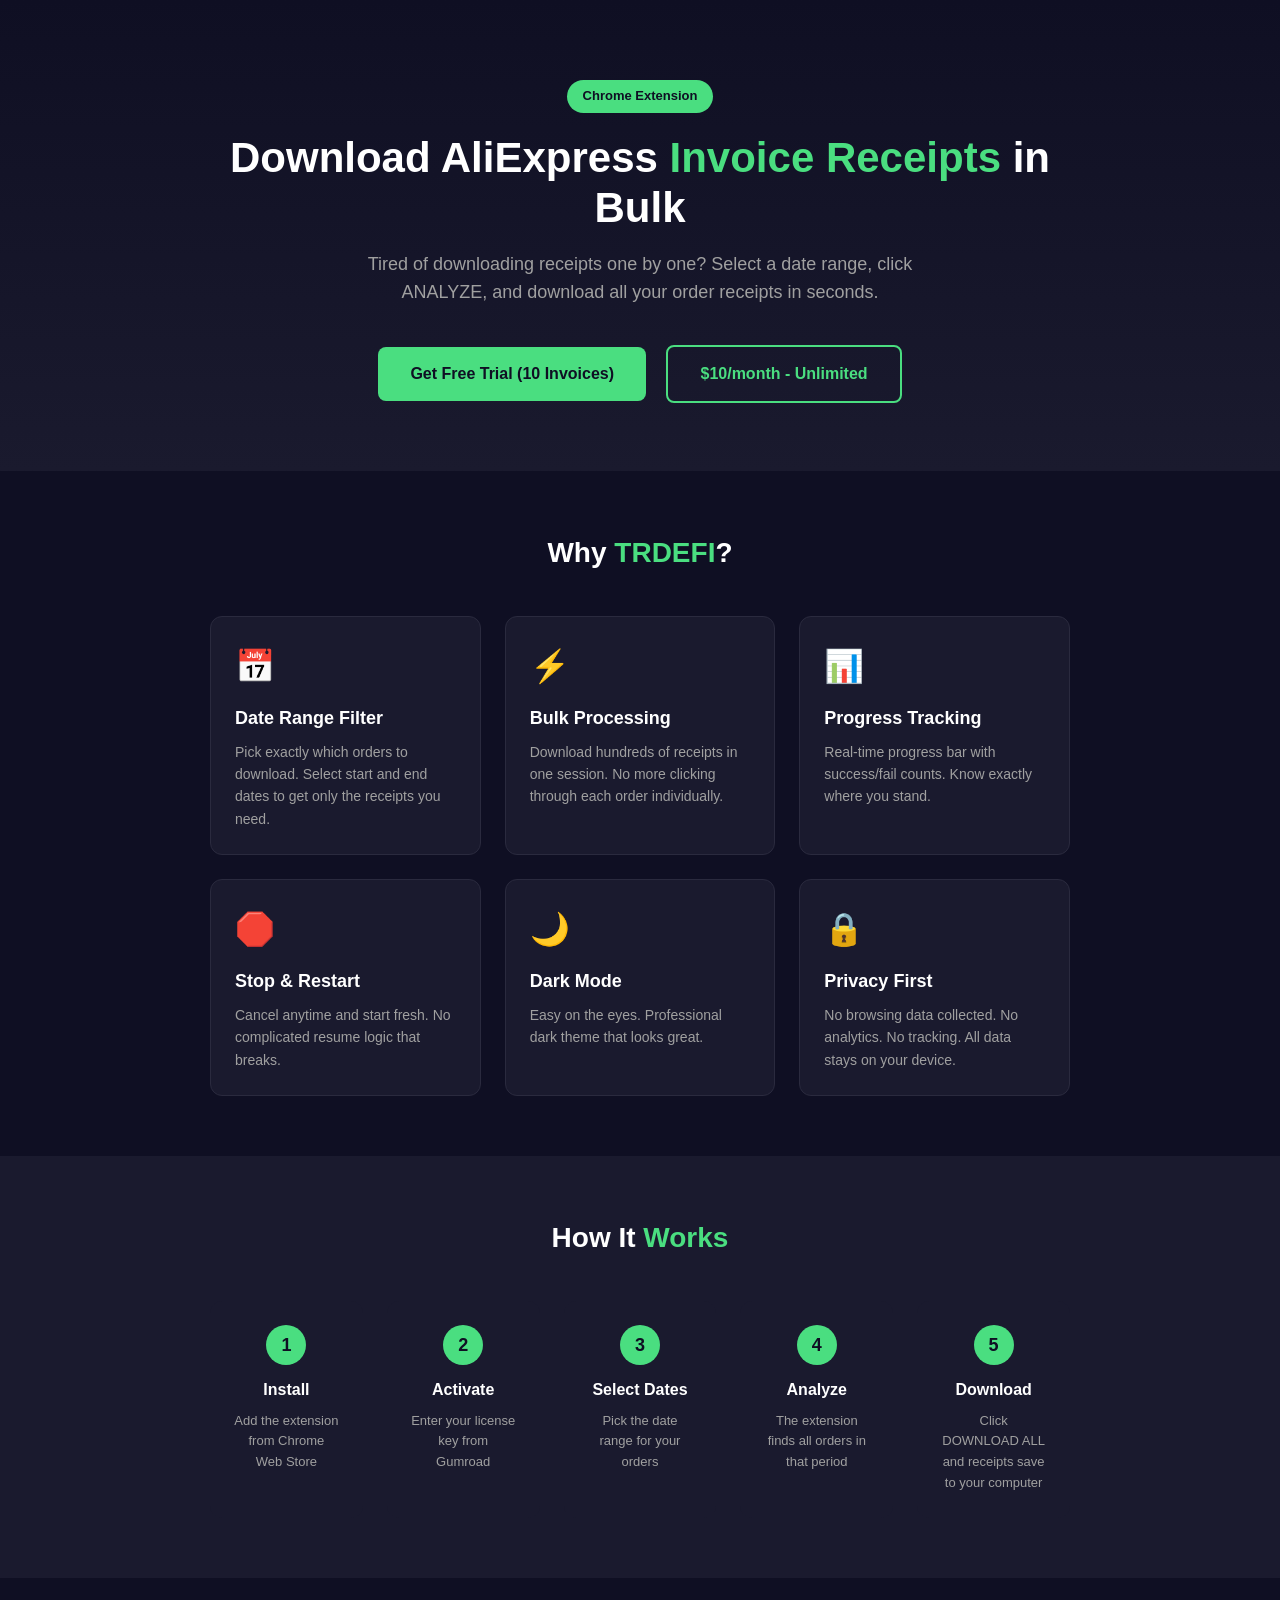
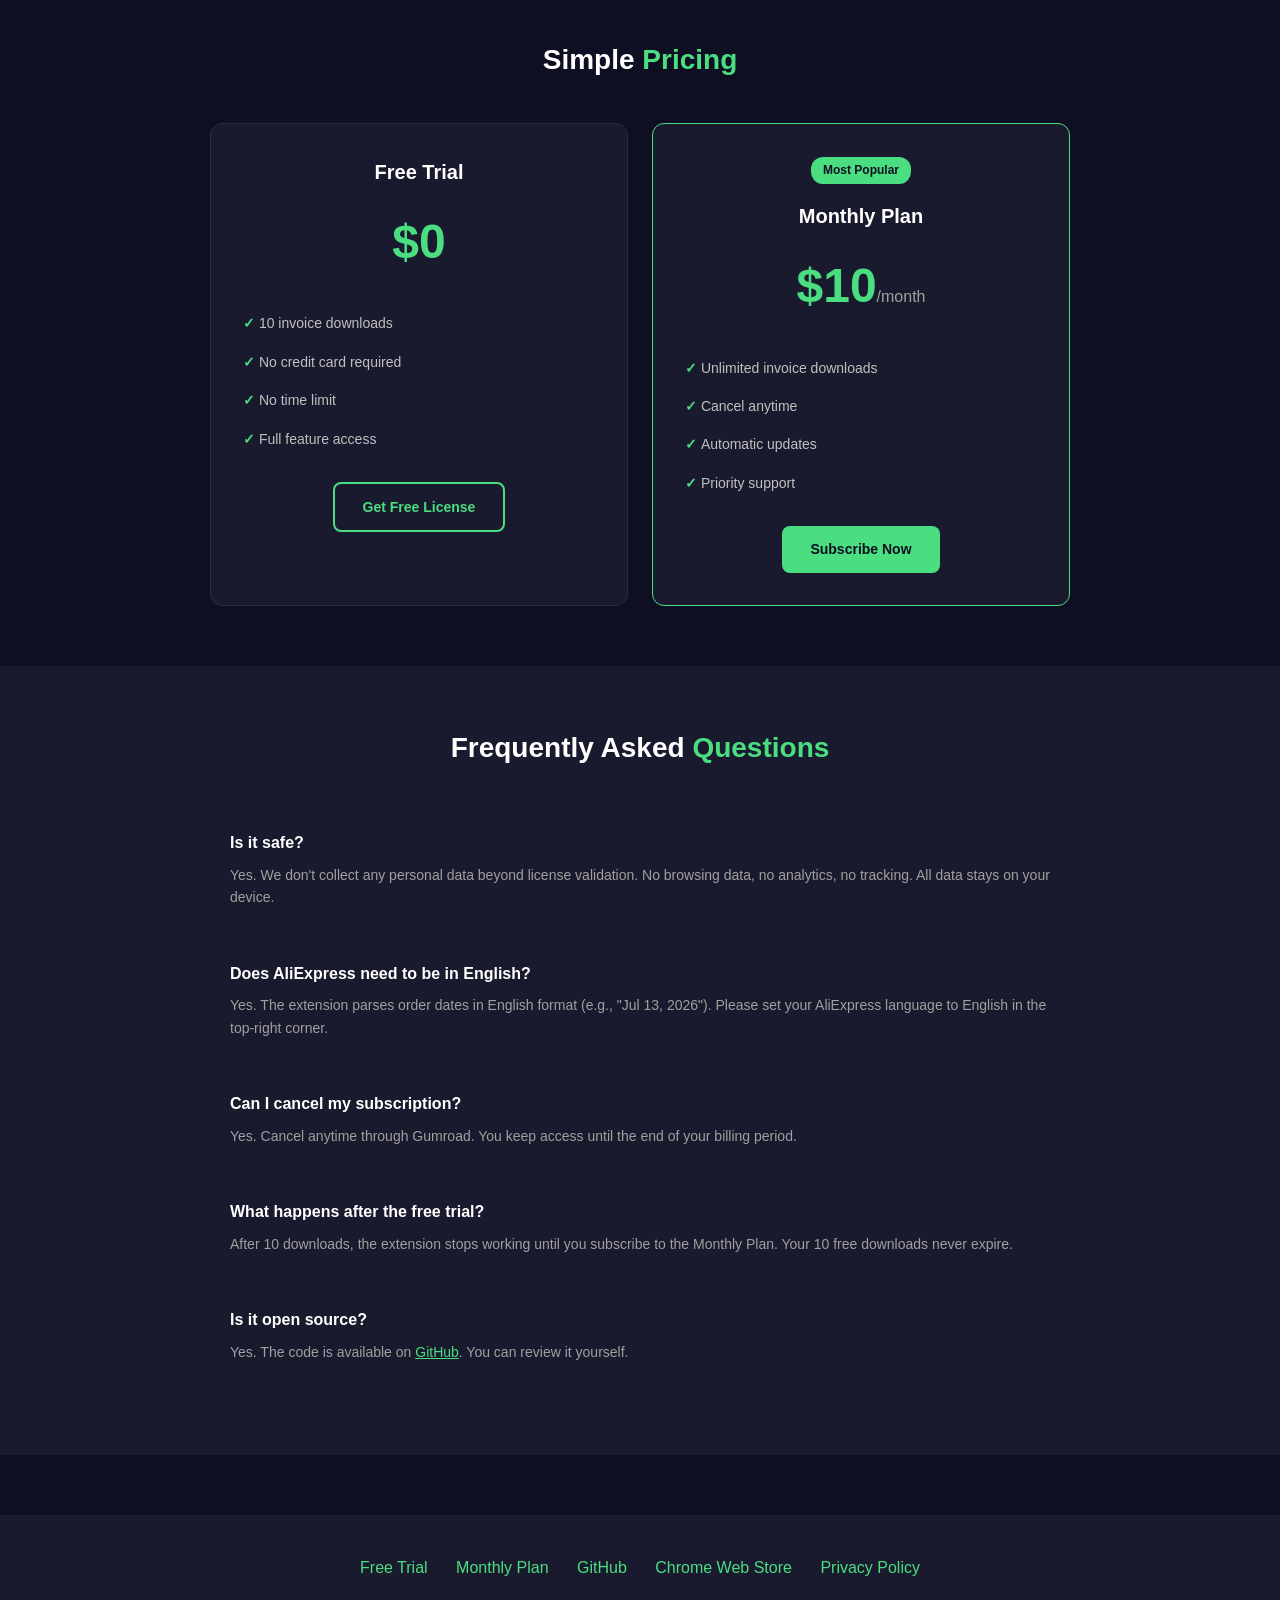
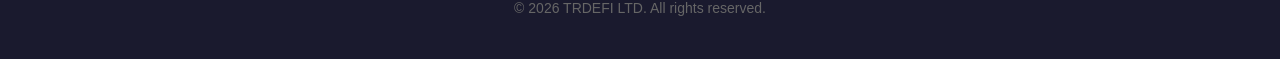
<file: docs/index.html>
<!DOCTYPE html>
<html lang="en">
<head>
    <meta charset="UTF-8">
    <meta name="viewport" content="width=device-width, initial-scale=1.0">
    <title>AliExpress Invoice Downloader - Bulk Download Order Receipts | TRDEFI</title>
    <meta name="description" content="Download AliExpress order receipts in bulk by date range. Free trial available. Save hours every month with our Chrome extension.">
    <meta name="keywords" content="aliexpress, invoice, receipt, downloader, chrome extension, bulk download, order receipts">
    <meta property="og:title" content="AliExpress Invoice Downloader - Bulk Download Order Receipts">
    <meta property="og:description" content="Download AliExpress order receipts in bulk by date range. Free trial available.">
    <meta property="og:type" content="website">
    <meta property="og:url" content="https://trdefi.github.io/ali-invoice-extension/">
    <link rel="canonical" href="https://trdefi.github.io/ali-invoice-extension/">
    <style>
        * { margin: 0; padding: 0; box-sizing: border-box; }
        body { font-family: -apple-system, BlinkMacSystemFont, 'Segoe UI', Roboto, sans-serif; background: #0f0f23; color: #e0e0e0; line-height: 1.6; }
        .container { max-width: 900px; margin: 0 auto; padding: 0 20px; }

        /* Hero */
        .hero { text-align: center; padding: 80px 20px 60px; background: linear-gradient(180deg, #0f0f23 0%, #1a1a2e 100%); }
        .hero .badge { display: inline-block; background: #4ade80; color: #0f0f23; padding: 6px 16px; border-radius: 20px; font-weight: 600; font-size: 13px; margin-bottom: 20px; }
        .hero h1 { font-size: 42px; font-weight: 700; color: #ffffff; margin-bottom: 16px; line-height: 1.2; }
        .hero h1 span { color: #4ade80; }
        .hero p { font-size: 18px; color: #a0a0a0; max-width: 600px; margin: 0 auto 30px; }
        .hero-cta { display: inline-block; background: #4ade80; color: #0f0f23; padding: 14px 32px; border-radius: 8px; font-size: 16px; font-weight: 700; text-decoration: none; margin: 8px; }
        .hero-cta-secondary { display: inline-block; background: transparent; color: #4ade80; padding: 14px 32px; border-radius: 8px; font-size: 16px; font-weight: 700; text-decoration: none; border: 2px solid #4ade80; margin: 8px; }

        /* Sections */
        section { padding: 60px 0; }
        section h2 { font-size: 28px; color: #ffffff; text-align: center; margin-bottom: 40px; }
        section h2 span { color: #4ade80; }

        /* Features */
        .features-grid { display: grid; grid-template-columns: repeat(auto-fit, minmax(250px, 1fr)); gap: 24px; }
        .feature-card { background: #1a1a2e; border-radius: 12px; padding: 24px; border: 1px solid #2a2a3e; }
        .feature-card .icon { font-size: 32px; margin-bottom: 12px; }
        .feature-card h3 { color: #ffffff; font-size: 18px; margin-bottom: 8px; }
        .feature-card p { color: #a0a0a0; font-size: 14px; }

        /* How It Works */
        .steps { display: grid; grid-template-columns: repeat(auto-fit, minmax(150px, 1fr)); gap: 24px; text-align: center; }
        .step { background: #1a1a2e; border-radius: 12px; padding: 24px; }
        .step-num { background: #4ade80; color: #0f0f23; width: 40px; height: 40px; border-radius: 50%; display: inline-flex; align-items: center; justify-content: center; font-weight: 700; font-size: 18px; margin-bottom: 12px; }
        .step h3 { color: #ffffff; font-size: 16px; margin-bottom: 8px; }
        .step p { color: #a0a0a0; font-size: 13px; }

        /* Pricing */
        .pricing-grid { display: grid; grid-template-columns: repeat(auto-fit, minmax(280px, 1fr)); gap: 24px; }
        .price-card { background: #1a1a2e; border-radius: 12px; padding: 32px; border: 1px solid #2a2a3e; text-align: center; }
        .price-card.popular { border-color: #4ade80; }
        .price-card .label { display: inline-block; background: #4ade80; color: #0f0f23; padding: 4px 12px; border-radius: 12px; font-size: 12px; font-weight: 600; margin-bottom: 16px; }
        .price-card h3 { color: #ffffff; font-size: 20px; margin-bottom: 8px; }
        .price-card .price { font-size: 48px; font-weight: 700; color: #4ade80; margin: 16px 0; }
        .price-card .price span { font-size: 16px; font-weight: 400; color: #a0a0a0; }
        .price-card ul { list-style: none; text-align: left; margin: 24px 0; }
        .price-card li { padding: 8px 0; color: #c0c0c0; font-size: 14px; }
        .price-card li::before { content: "✓ "; color: #4ade80; font-weight: 700; }
        .price-card a { display: inline-block; background: #4ade80; color: #0f0f23; padding: 12px 28px; border-radius: 8px; font-weight: 700; text-decoration: none; font-size: 14px; }
        .price-card a.secondary { background: transparent; color: #4ade80; border: 2px solid #4ade80; }

        /* FAQ */
        .faq-item { background: #1a1a2e; border-radius: 8px; padding: 20px; margin-bottom: 12px; }
        .faq-item h3 { color: #ffffff; font-size: 16px; margin-bottom: 8px; }
        .faq-item p { color: #a0a0a0; font-size: 14px; }

        /* Footer */
        footer { background: #1a1a2e; padding: 40px 0; text-align: center; margin-top: 60px; }
        footer p { color: #666; font-size: 14px; }
        footer a { color: #4ade80; text-decoration: none; }
        footer a:hover { text-decoration: underline; }
        .footer-links { margin-bottom: 16px; }
        .footer-links a { margin: 0 12px; }
    </style>
</head>
<body>

<!-- Hero -->
<div class="hero">
    <div class="container">
        <div class="badge">Chrome Extension</div>
        <h1>Download AliExpress <span>Invoice Receipts</span> in Bulk</h1>
        <p>Tired of downloading receipts one by one? Select a date range, click ANALYZE, and download all your order receipts in seconds.</p>
        <a href="https://trdefi.gumroad.com/l/FreeTrial" class="hero-cta">Get Free Trial (10 Invoices)</a>
        <a href="https://trdefi.gumroad.com/l/monthly" class="hero-cta-secondary">$10/month - Unlimited</a>
    </div>
</div>

<!-- Features -->
<section>
    <div class="container">
        <h2>Why <span>TRDEFI</span>?</h2>
        <div class="features-grid">
            <div class="feature-card">
                <div class="icon">📅</div>
                <h3>Date Range Filter</h3>
                <p>Pick exactly which orders to download. Select start and end dates to get only the receipts you need.</p>
            </div>
            <div class="feature-card">
                <div class="icon">⚡</div>
                <h3>Bulk Processing</h3>
                <p>Download hundreds of receipts in one session. No more clicking through each order individually.</p>
            </div>
            <div class="feature-card">
                <div class="icon">📊</div>
                <h3>Progress Tracking</h3>
                <p>Real-time progress bar with success/fail counts. Know exactly where you stand.</p>
            </div>
            <div class="feature-card">
                <div class="icon">🛑</div>
                <h3>Stop &amp; Restart</h3>
                <p>Cancel anytime and start fresh. No complicated resume logic that breaks.</p>
            </div>
            <div class="feature-card">
                <div class="icon">🌙</div>
                <h3>Dark Mode</h3>
                <p>Easy on the eyes. Professional dark theme that looks great.</p>
            </div>
            <div class="feature-card">
                <div class="icon">🔒</div>
                <h3>Privacy First</h3>
                <p>No browsing data collected. No analytics. No tracking. All data stays on your device.</p>
            </div>
        </div>
    </div>
</section>

<!-- How It Works -->
<section style="background: #1a1a2e;">
    <div class="container">
        <h2>How It <span>Works</span></h2>
        <div class="steps">
            <div class="step">
                <div class="step-num">1</div>
                <h3>Install</h3>
                <p>Add the extension from Chrome Web Store</p>
            </div>
            <div class="step">
                <div class="step-num">2</div>
                <h3>Activate</h3>
                <p>Enter your license key from Gumroad</p>
            </div>
            <div class="step">
                <div class="step-num">3</div>
                <h3>Select Dates</h3>
                <p>Pick the date range for your orders</p>
            </div>
            <div class="step">
                <div class="step-num">4</div>
                <h3>Analyze</h3>
                <p>The extension finds all orders in that period</p>
            </div>
            <div class="step">
                <div class="step-num">5</div>
                <h3>Download</h3>
                <p>Click DOWNLOAD ALL and receipts save to your computer</p>
            </div>
        </div>
    </div>
</section>

<!-- Pricing -->
<section>
    <div class="container">
        <h2>Simple <span>Pricing</span></h2>
        <div class="pricing-grid">
            <div class="price-card">
                <h3>Free Trial</h3>
                <div class="price">$0</div>
                <ul>
                    <li>10 invoice downloads</li>
                    <li>No credit card required</li>
                    <li>No time limit</li>
                    <li>Full feature access</li>
                </ul>
                <a href="https://trdefi.gumroad.com/l/FreeTrial" class="secondary">Get Free License</a>
            </div>
            <div class="price-card popular">
                <div class="label">Most Popular</div>
                <h3>Monthly Plan</h3>
                <div class="price">$10<span>/month</span></div>
                <ul>
                    <li>Unlimited invoice downloads</li>
                    <li>Cancel anytime</li>
                    <li>Automatic updates</li>
                    <li>Priority support</li>
                </ul>
                <a href="https://trdefi.gumroad.com/l/monthly">Subscribe Now</a>
            </div>
        </div>
    </div>
</section>

<!-- FAQ -->
<section style="background: #1a1a2e;">
    <div class="container">
        <h2>Frequently Asked <span>Questions</span></h2>
        <div class="faq-item">
            <h3>Is it safe?</h3>
            <p>Yes. We don't collect any personal data beyond license validation. No browsing data, no analytics, no tracking. All data stays on your device.</p>
        </div>
        <div class="faq-item">
            <h3>Does AliExpress need to be in English?</h3>
            <p>Yes. The extension parses order dates in English format (e.g., "Jul 13, 2026"). Please set your AliExpress language to English in the top-right corner.</p>
        </div>
        <div class="faq-item">
            <h3>Can I cancel my subscription?</h3>
            <p>Yes. Cancel anytime through Gumroad. You keep access until the end of your billing period.</p>
        </div>
        <div class="faq-item">
            <h3>What happens after the free trial?</h3>
            <p>After 10 downloads, the extension stops working until you subscribe to the Monthly Plan. Your 10 free downloads never expire.</p>
        </div>
        <div class="faq-item">
            <h3>Is it open source?</h3>
            <p>Yes. The code is available on <a href="https://github.com/TRDEFI/ali-invoice-extension" style="color: #4ade80;">GitHub</a>. You can review it yourself.</p>
        </div>
    </div>
</section>

<!-- Footer -->
<footer>
    <div class="container">
        <div class="footer-links">
            <a href="https://trdefi.gumroad.com/l/FreeTrial">Free Trial</a>
            <a href="https://trdefi.gumroad.com/l/monthly">Monthly Plan</a>
            <a href="https://github.com/TRDEFI/ali-invoice-extension">GitHub</a>
            <a href="https://chromewebstore.google.com/detail/ppfcaekfldmfngbeeflafkokdabnffee">Chrome Web Store</a>
            <a href="privacy.html">Privacy Policy</a>
        </div>
        <p>&copy; 2026 TRDEFI LTD. All rights reserved.</p>
    </div>
</footer>

</body>
</html>
</file>
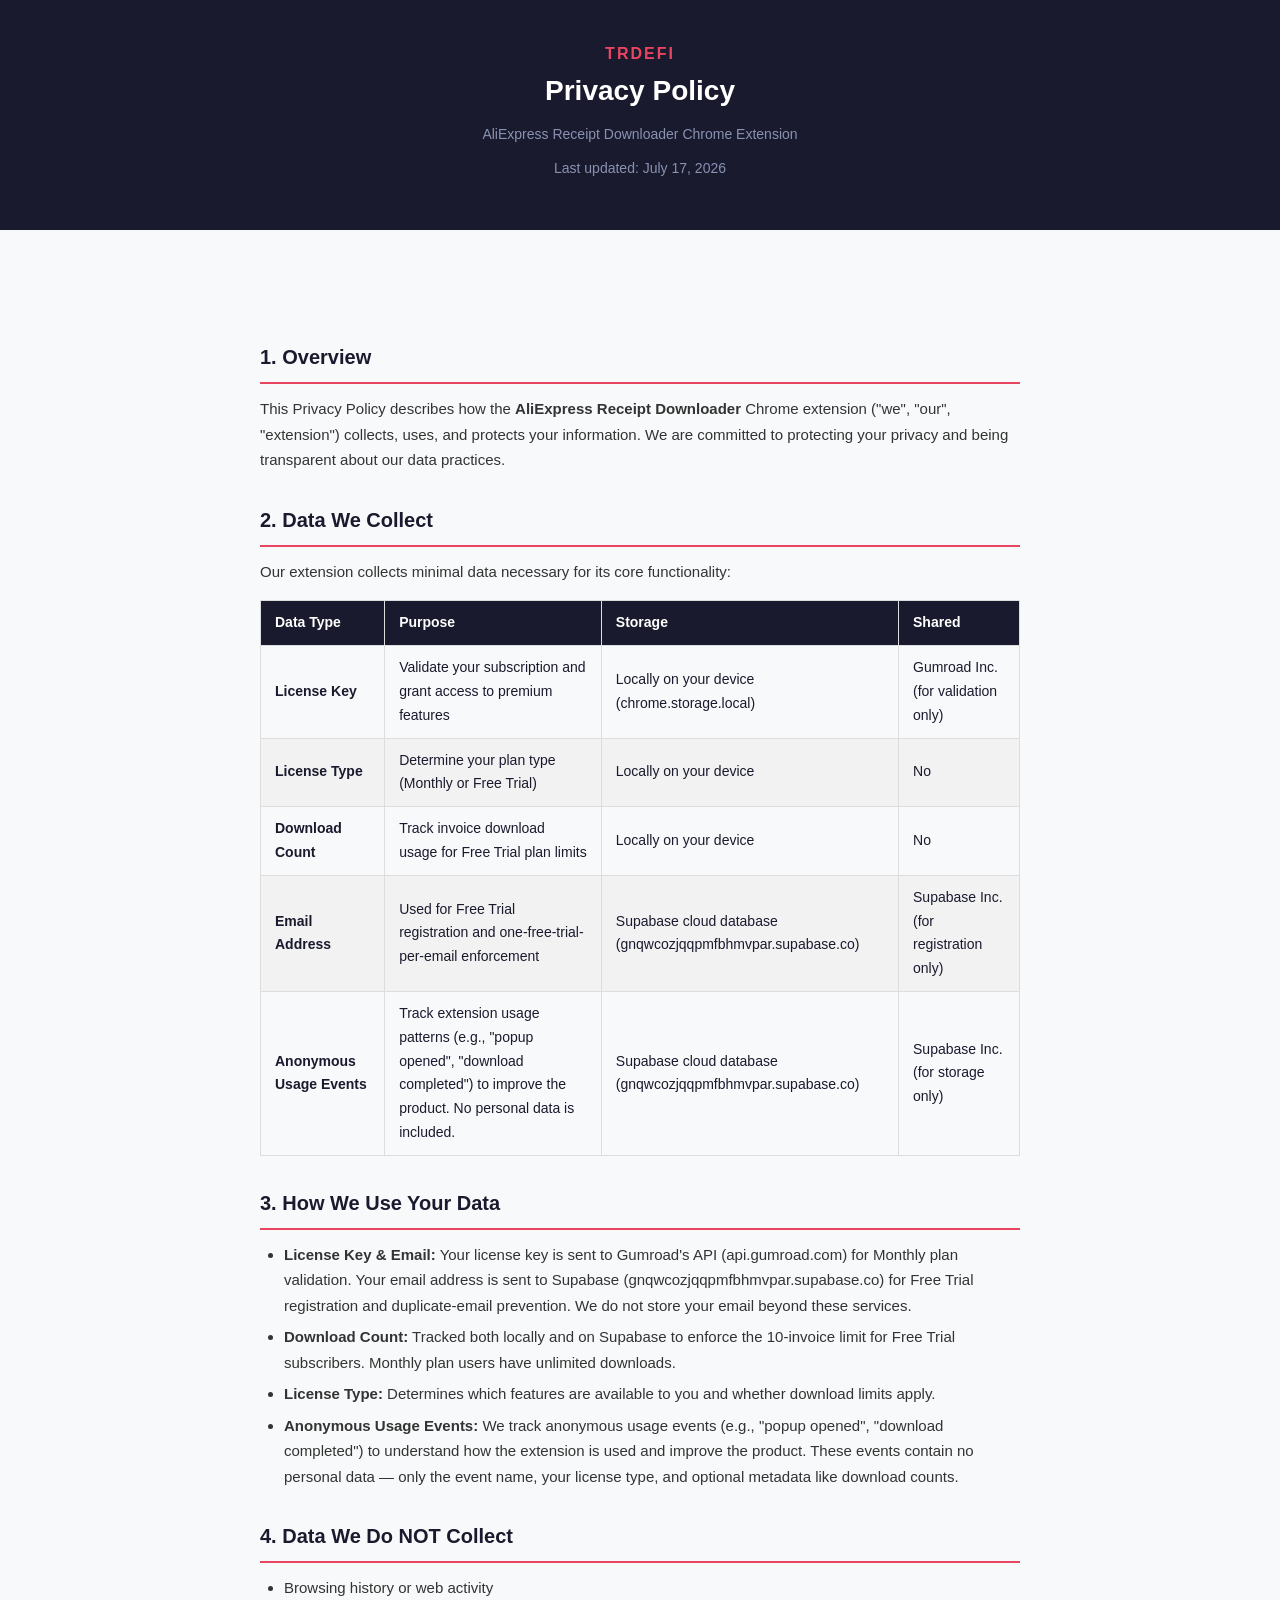
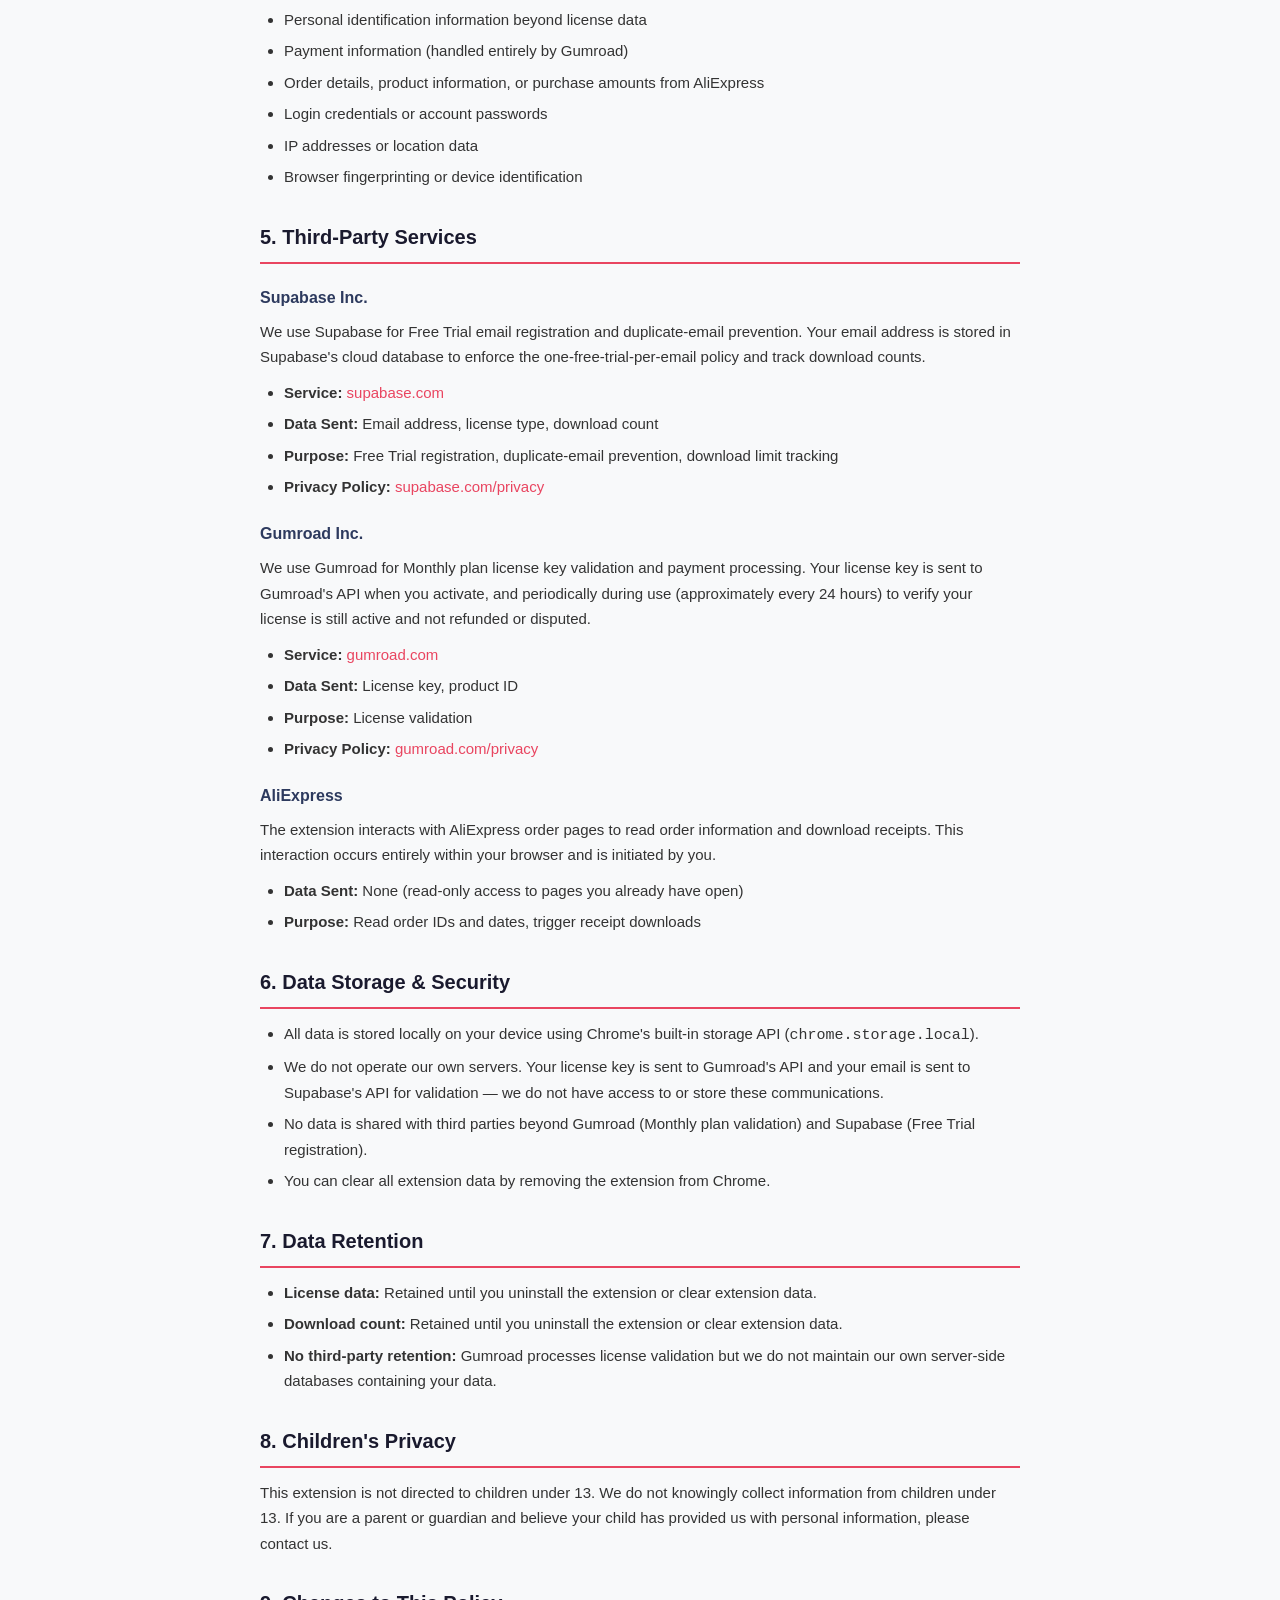
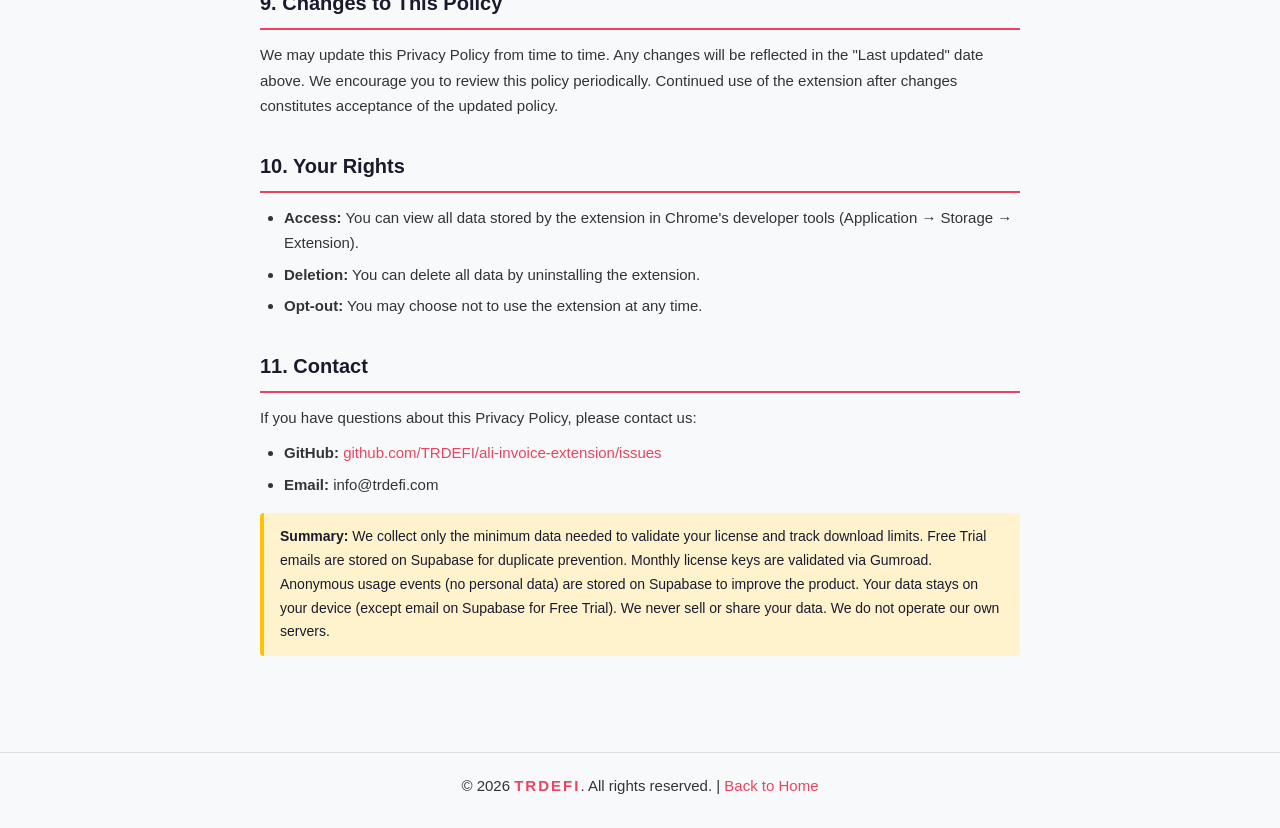
<file: docs/privacy.html>
<!DOCTYPE html>
<html lang="en">
<head>
  <meta charset="UTF-8">
  <meta name="viewport" content="width=device-width, initial-scale=1.0">
  <title>Privacy Policy - AliExpress Invoice Downloader | TRDEFI</title>
  <meta name="description" content="Privacy Policy for AliExpress Invoice Downloader Chrome Extension by TRDEFI LTD.">
  <link rel="canonical" href="https://trdefi.github.io/ali-invoice-extension/privacy.html">
  <style>
    * { margin: 0; padding: 0; box-sizing: border-box; }
    body {
      font-family: -apple-system, BlinkMacSystemFont, 'Segoe UI', Roboto, sans-serif;
      line-height: 1.7;
      color: #1a1a2e;
      background: #f8f9fa;
    }
    .container {
      max-width: 800px;
      margin: 0 auto;
      padding: 40px 20px;
    }
    header {
      text-align: center;
      margin-bottom: 40px;
      padding: 40px 20px;
      background: #1a1a2e;
      color: #fff;
    }
    header h1 { font-size: 28px; margin-bottom: 8px; }
    header p { color: #8892b0; font-size: 14px; }
    .brand {
      color: #e94560;
      font-weight: 700;
      letter-spacing: 2px;
    }
    h2 {
      font-size: 20px;
      color: #1a1a2e;
      margin: 30px 0 12px;
      padding-bottom: 8px;
      border-bottom: 2px solid #e94560;
    }
    h3 {
      font-size: 16px;
      color: #2d3a5e;
      margin: 20px 0 8px;
    }
    p, li {
      font-size: 15px;
      color: #333;
      margin-bottom: 10px;
    }
    ul {
      padding-left: 24px;
      margin-bottom: 16px;
    }
    li { margin-bottom: 6px; }
    table {
      width: 100%;
      border-collapse: collapse;
      margin: 16px 0;
      font-size: 14px;
    }
    th, td {
      padding: 10px 14px;
      border: 1px solid #ddd;
      text-align: left;
    }
    th {
      background: #1a1a2e;
      color: #fff;
      font-weight: 600;
    }
    tr:nth-child(even) { background: #f2f2f2; }
    .highlight {
      background: #fff3cd;
      padding: 12px 16px;
      border-left: 4px solid #ffc107;
      border-radius: 4px;
      margin: 16px 0;
      font-size: 14px;
    }
    footer {
      text-align: center;
      padding: 20px;
      margin-top: 40px;
      color: #8892b0;
      font-size: 13px;
      border-top: 1px solid #ddd;
    }
    a { color: #e94560; text-decoration: none; }
    a:hover { text-decoration: underline; }
  </style>
</head>
<body>
  <header>
    <div class="brand">TRDEFI</div>
    <h1>Privacy Policy</h1>
    <p>AliExpress Receipt Downloader Chrome Extension</p>
    <p>Last updated: July 17, 2026</p>
  </header>

  <div class="container">
    <h2>1. Overview</h2>
    <p>This Privacy Policy describes how the <strong>AliExpress Receipt Downloader</strong> Chrome extension ("we", "our", "extension") collects, uses, and protects your information. We are committed to protecting your privacy and being transparent about our data practices.</p>

    <h2>2. Data We Collect</h2>
    <p>Our extension collects minimal data necessary for its core functionality:</p>

    <table>
      <thead>
        <tr>
          <th>Data Type</th>
          <th>Purpose</th>
          <th>Storage</th>
          <th>Shared</th>
        </tr>
      </thead>
      <tbody>
        <tr>
          <td><strong>License Key</strong></td>
          <td>Validate your subscription and grant access to premium features</td>
          <td>Locally on your device (chrome.storage.local)</td>
          <td>Gumroad Inc. (for validation only)</td>
        </tr>
        <tr>
          <td><strong>License Type</strong></td>
          <td>Determine your plan type (Monthly or Free Trial)</td>
          <td>Locally on your device</td>
          <td>No</td>
        </tr>
        <tr>
          <td><strong>Download Count</strong></td>
          <td>Track invoice download usage for Free Trial plan limits</td>
          <td>Locally on your device</td>
          <td>No</td>
        </tr>
        <tr>
          <td><strong>Email Address</strong></td>
          <td>Used for Free Trial registration and one-free-trial-per-email enforcement</td>
          <td>Supabase cloud database (gnqwcozjqqpmfbhmvpar.supabase.co)</td>
          <td>Supabase Inc. (for registration only)</td>
        </tr>
        <tr>
          <td><strong>Anonymous Usage Events</strong></td>
          <td>Track extension usage patterns (e.g., "popup opened", "download completed") to improve the product. No personal data is included.</td>
          <td>Supabase cloud database (gnqwcozjqqpmfbhmvpar.supabase.co)</td>
          <td>Supabase Inc. (for storage only)</td>
        </tr>
      </tbody>
    </table>

    <h2>3. How We Use Your Data</h2>
    <ul>
      <li><strong>License Key &amp; Email:</strong> Your license key is sent to Gumroad's API (api.gumroad.com) for Monthly plan validation. Your email address is sent to Supabase (gnqwcozjqqpmfbhmvpar.supabase.co) for Free Trial registration and duplicate-email prevention. We do not store your email beyond these services.</li>
      <li><strong>Download Count:</strong> Tracked both locally and on Supabase to enforce the 10-invoice limit for Free Trial subscribers. Monthly plan users have unlimited downloads.</li>
      <li><strong>License Type:</strong> Determines which features are available to you and whether download limits apply.</li>
      <li><strong>Anonymous Usage Events:</strong> We track anonymous usage events (e.g., "popup opened", "download completed") to understand how the extension is used and improve the product. These events contain no personal data — only the event name, your license type, and optional metadata like download counts.</li>
    </ul>

    <h2>4. Data We Do NOT Collect</h2>
    <ul>
      <li>Browsing history or web activity</li>
      <li>Personal identification information beyond license data</li>
      <li>Payment information (handled entirely by Gumroad)</li>
      <li>Order details, product information, or purchase amounts from AliExpress</li>
      <li>Login credentials or account passwords</li>
      <li>IP addresses or location data</li>
      <li>Browser fingerprinting or device identification</li>
    </ul>

    <h2>5. Third-Party Services</h2>

    <h3>Supabase Inc.</h3>
    <p>We use Supabase for Free Trial email registration and duplicate-email prevention. Your email address is stored in Supabase's cloud database to enforce the one-free-trial-per-email policy and track download counts.</p>
    <ul>
      <li><strong>Service:</strong> <a href="https://supabase.com" target="_blank">supabase.com</a></li>
      <li><strong>Data Sent:</strong> Email address, license type, download count</li>
      <li><strong>Purpose:</strong> Free Trial registration, duplicate-email prevention, download limit tracking</li>
      <li><strong>Privacy Policy:</strong> <a href="https://supabase.com/privacy" target="_blank">supabase.com/privacy</a></li>
    </ul>

    <h3>Gumroad Inc.</h3>
    <p>We use Gumroad for Monthly plan license key validation and payment processing. Your license key is sent to Gumroad's API when you activate, and periodically during use (approximately every 24 hours) to verify your license is still active and not refunded or disputed.</p>
    <ul>
      <li><strong>Service:</strong> <a href="https://gumroad.com" target="_blank">gumroad.com</a></li>
      <li><strong>Data Sent:</strong> License key, product ID</li>
      <li><strong>Purpose:</strong> License validation</li>
      <li><strong>Privacy Policy:</strong> <a href="https://gumroad.com/privacy" target="_blank">gumroad.com/privacy</a></li>
    </ul>

    <h3>AliExpress</h3>
    <p>The extension interacts with AliExpress order pages to read order information and download receipts. This interaction occurs entirely within your browser and is initiated by you.</p>
    <ul>
      <li><strong>Data Sent:</strong> None (read-only access to pages you already have open)</li>
      <li><strong>Purpose:</strong> Read order IDs and dates, trigger receipt downloads</li>
    </ul>

    <h2>6. Data Storage &amp; Security</h2>
    <ul>
      <li>All data is stored locally on your device using Chrome's built-in storage API (<code>chrome.storage.local</code>).</li>
      <li>We do not operate our own servers. Your license key is sent to Gumroad's API and your email is sent to Supabase's API for validation — we do not have access to or store these communications.</li>
      <li>No data is shared with third parties beyond Gumroad (Monthly plan validation) and Supabase (Free Trial registration).</li>
      <li>You can clear all extension data by removing the extension from Chrome.</li>
    </ul>

    <h2>7. Data Retention</h2>
    <ul>
      <li><strong>License data:</strong> Retained until you uninstall the extension or clear extension data.</li>
      <li><strong>Download count:</strong> Retained until you uninstall the extension or clear extension data.</li>
      <li><strong>No third-party retention:</strong> Gumroad processes license validation but we do not maintain our own server-side databases containing your data.</li>
    </ul>

    <h2>8. Children's Privacy</h2>
    <p>This extension is not directed to children under 13. We do not knowingly collect information from children under 13. If you are a parent or guardian and believe your child has provided us with personal information, please contact us.</p>

    <h2>9. Changes to This Policy</h2>
    <p>We may update this Privacy Policy from time to time. Any changes will be reflected in the "Last updated" date above. We encourage you to review this policy periodically. Continued use of the extension after changes constitutes acceptance of the updated policy.</p>

    <h2>10. Your Rights</h2>
    <ul>
      <li><strong>Access:</strong> You can view all data stored by the extension in Chrome's developer tools (Application &rarr; Storage &rarr; Extension).</li>
      <li><strong>Deletion:</strong> You can delete all data by uninstalling the extension.</li>
      <li><strong>Opt-out:</strong> You may choose not to use the extension at any time.</li>
    </ul>

    <h2>11. Contact</h2>
    <p>If you have questions about this Privacy Policy, please contact us:</p>
    <ul>
      <li><strong>GitHub:</strong> <a href="https://github.com/TRDEFI/ali-invoice-extension/issues" target="_blank">github.com/TRDEFI/ali-invoice-extension/issues</a></li>
      <li><strong>Email:</strong> info@trdefi.com</li>
    </ul>

    <div class="highlight">
      <strong>Summary:</strong> We collect only the minimum data needed to validate your license and track download limits. Free Trial emails are stored on Supabase for duplicate prevention. Monthly license keys are validated via Gumroad. Anonymous usage events (no personal data) are stored on Supabase to improve the product. Your data stays on your device (except email on Supabase for Free Trial). We never sell or share your data. We do not operate our own servers.
    </div>
  </div>

  <footer>
    <p>&copy; 2026 <span class="brand">TRDEFI</span>. All rights reserved. | <a href="index.html">Back to Home</a></p>
  </footer>
</body>
</html>
</file>
